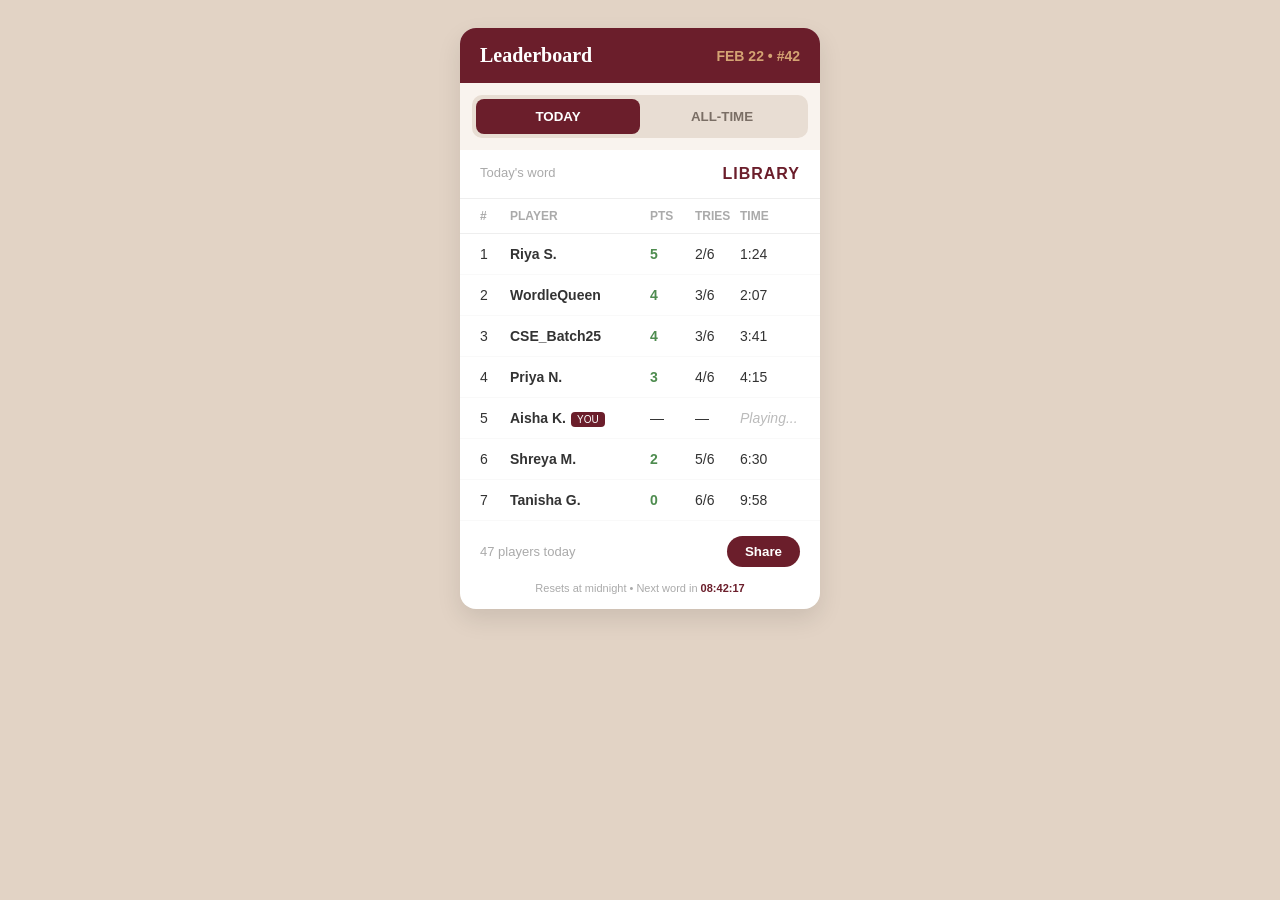
<file: WORDLE-insider/leaderboard/leaderboard.html>
<!DOCTYPE html>
<html lang="en">
<head>
  <meta charset="UTF-8">
  <meta name="viewport" content="width=device-width, initial-scale=1.0">
  <title>Wordle Leaderboard</title>
  <link rel="stylesheet" href="leaderboardstyle.css">
</head>
<body>

<div class="leaderboard-card">
  <div class="header">
    <div class="header-main">Leaderboard</div>
    <div class="header-date">FEB 22 <span class="dot">•</span> <span class="rank-id">#42</span></div>
  </div>

  <div class="tabs-container">
    <div class="tabs">
      <button class="tab active" data-tab="today">TODAY</button>
      <button class="tab" data-tab="alltime">ALL-TIME</button>
    </div>
  </div>

  <div id="today" class="content active">
    <div class="today-word-row">
      <span class="label">Today's word</span>
      <span class="word">LIBRARY</span>
    </div>
    <div class="table-header today-grid">
      <span>#</span><span>PLAYER</span><span>PTS</span><span>TRIES</span><span>TIME</span>
    </div>
    <div id="today-list"></div>
    <div class="footer">
      <span class="count">47 players today</span>
      <button class="share-btn">Share</button>
    </div>
    <div class="note">Resets at midnight • Next word in <span class="maroon-text">08:42:17</span></div>
  </div>

  <div id="alltime" class="content">
    <div class="table-header alltime-grid">
      <span>#</span><span>PLAYER</span><span>TOTAL</span><span>PLAYED</span><span>WIN%</span>
    </div>
    <div id="alltime-list"></div>
    <div class="footer">
      <span class="count">24 total players</span>
      <button class="share-btn">Share</button>
    </div>
    <div class="note">Never resets • Cumulative points from all sessions</div>
  </div>
</div>

<script src="leaderboardscript.js"></script>
</body>
</html>
</file>
<file: WORDLE-insider/leaderboard/leaderboardstyle.css>
:root {
  --maroon: #6b1e2b;
  --bg-cream: #f9f3ee;
  --text-gray: #7a6e65;
  --green-val: #4e8c4f;
}

body {
  background-color: #e2d3c5;
  font-family: 'Segoe UI', Tahoma, Geneva, Verdana, sans-serif;
  display: flex;
  justify-content: center;
  padding: 20px;
  color: #333;
}

.leaderboard-card {
  width: 360px;
  background: white;
  border-radius: 16px;
  overflow: hidden;
  box-shadow: 0 10px 25px rgba(0,0,0,0.1);
}

/* Header */
.header {
  background-color: var(--maroon);
  color: white;
  padding: 16px 20px;
  display: flex;
  justify-content: space-between;
  align-items: center;
}
.header-main { font-family: serif; font-size: 20px; font-weight: bold; }
.header-date { color: #d4a373; font-weight: bold; font-size: 14px; }

/* Tabs */
.tabs-container { background: var(--bg-cream); padding: 12px; }
.tabs { display: flex; background: #e8ddd3; border-radius: 10px; padding: 4px; }
.tab { 
  flex: 1; border: none; padding: 10px; border-radius: 8px; 
  font-weight: bold; color: var(--text-gray); cursor: pointer; background: none;
}
.tab.active { background: var(--maroon); color: white; }

/* Views */
.content { display: none; }
.content.active { display: block; }

/* Grids */
.today-grid { display: grid; grid-template-columns: 30px 1fr 45px 45px 60px; }
.alltime-grid { display: grid; grid-template-columns: 30px 1fr 50px 50px 50px; }

.table-header {
  padding: 10px 20px;
  font-size: 12px;
  color: #aaa;
  font-weight: bold;
  border-bottom: 1px solid #eee;
}

.row {
  padding: 12px 20px;
  border-bottom: 1px solid #f9f9f9;
  align-items: center;
  font-size: 14px;
}

/* Today Word Bar */
.today-word-row {
  display: flex; justify-content: space-between;
  padding: 15px 20px; border-bottom: 1px solid #eee;
}
.today-word-row .label { color: #aaa; font-size: 13px; }
.today-word-row .word { color: var(--maroon); font-weight: bold; letter-spacing: 1px; }

/* Player Styles */
.player-name { font-weight: bold; }
.streak-label { font-size: 11px; color: var(--text-gray); display: block; }
.you { 
  background: var(--maroon); color: white; font-size: 10px; 
  padding: 2px 6px; border-radius: 4px; margin-left: 5px; 
}
.pts-green { color: var(--green-val); font-weight: bold; }
.playing-txt { font-style: italic; color: #bbb; }

/* Footer */
.footer { display: flex; justify-content: space-between; align-items: center; padding: 15px 20px; }
.count { color: #aaa; font-size: 13px; }
.share-btn { 
  background: var(--maroon); color: white; border: none; 
  padding: 8px 18px; border-radius: 20px; font-weight: bold; cursor: pointer;
}
.note { text-align: center; font-size: 11px; color: #aaa; padding-bottom: 15px; }
.maroon-text { color: var(--maroon); font-weight: bold; }
</file>
